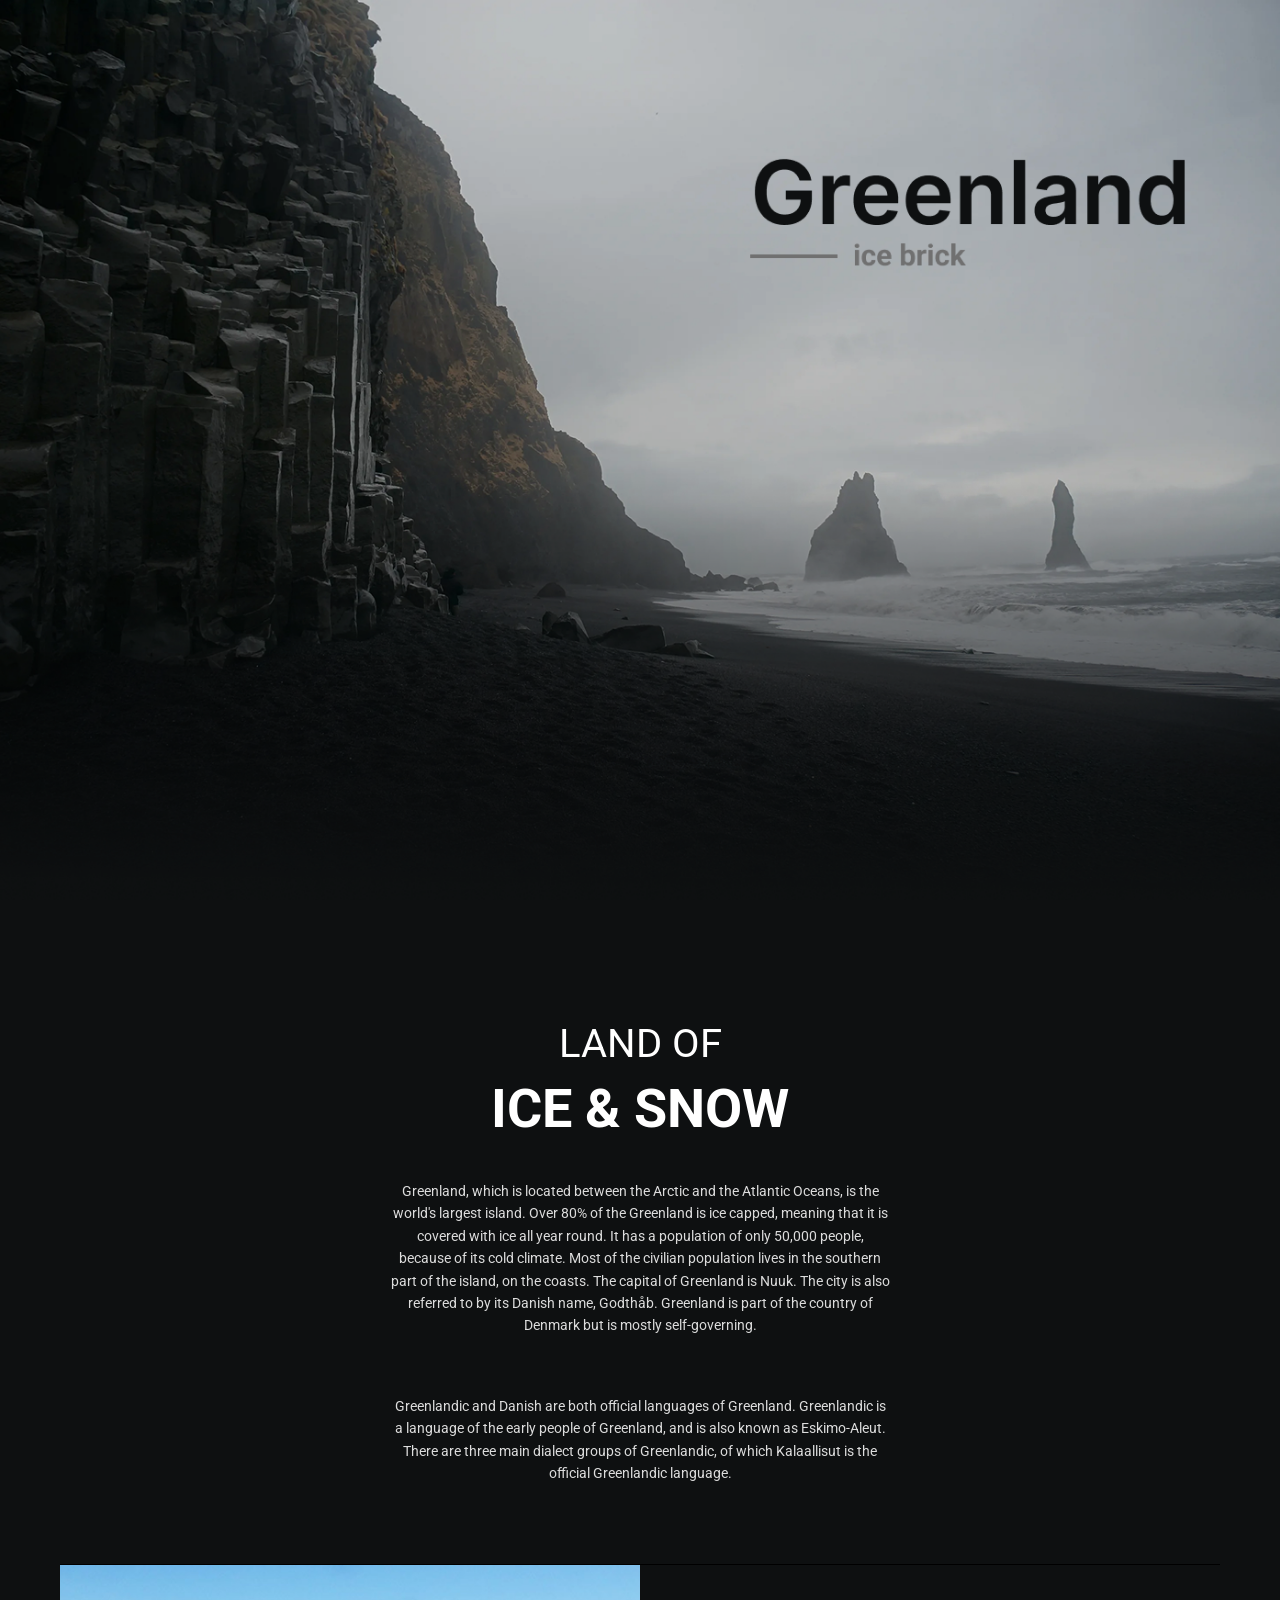
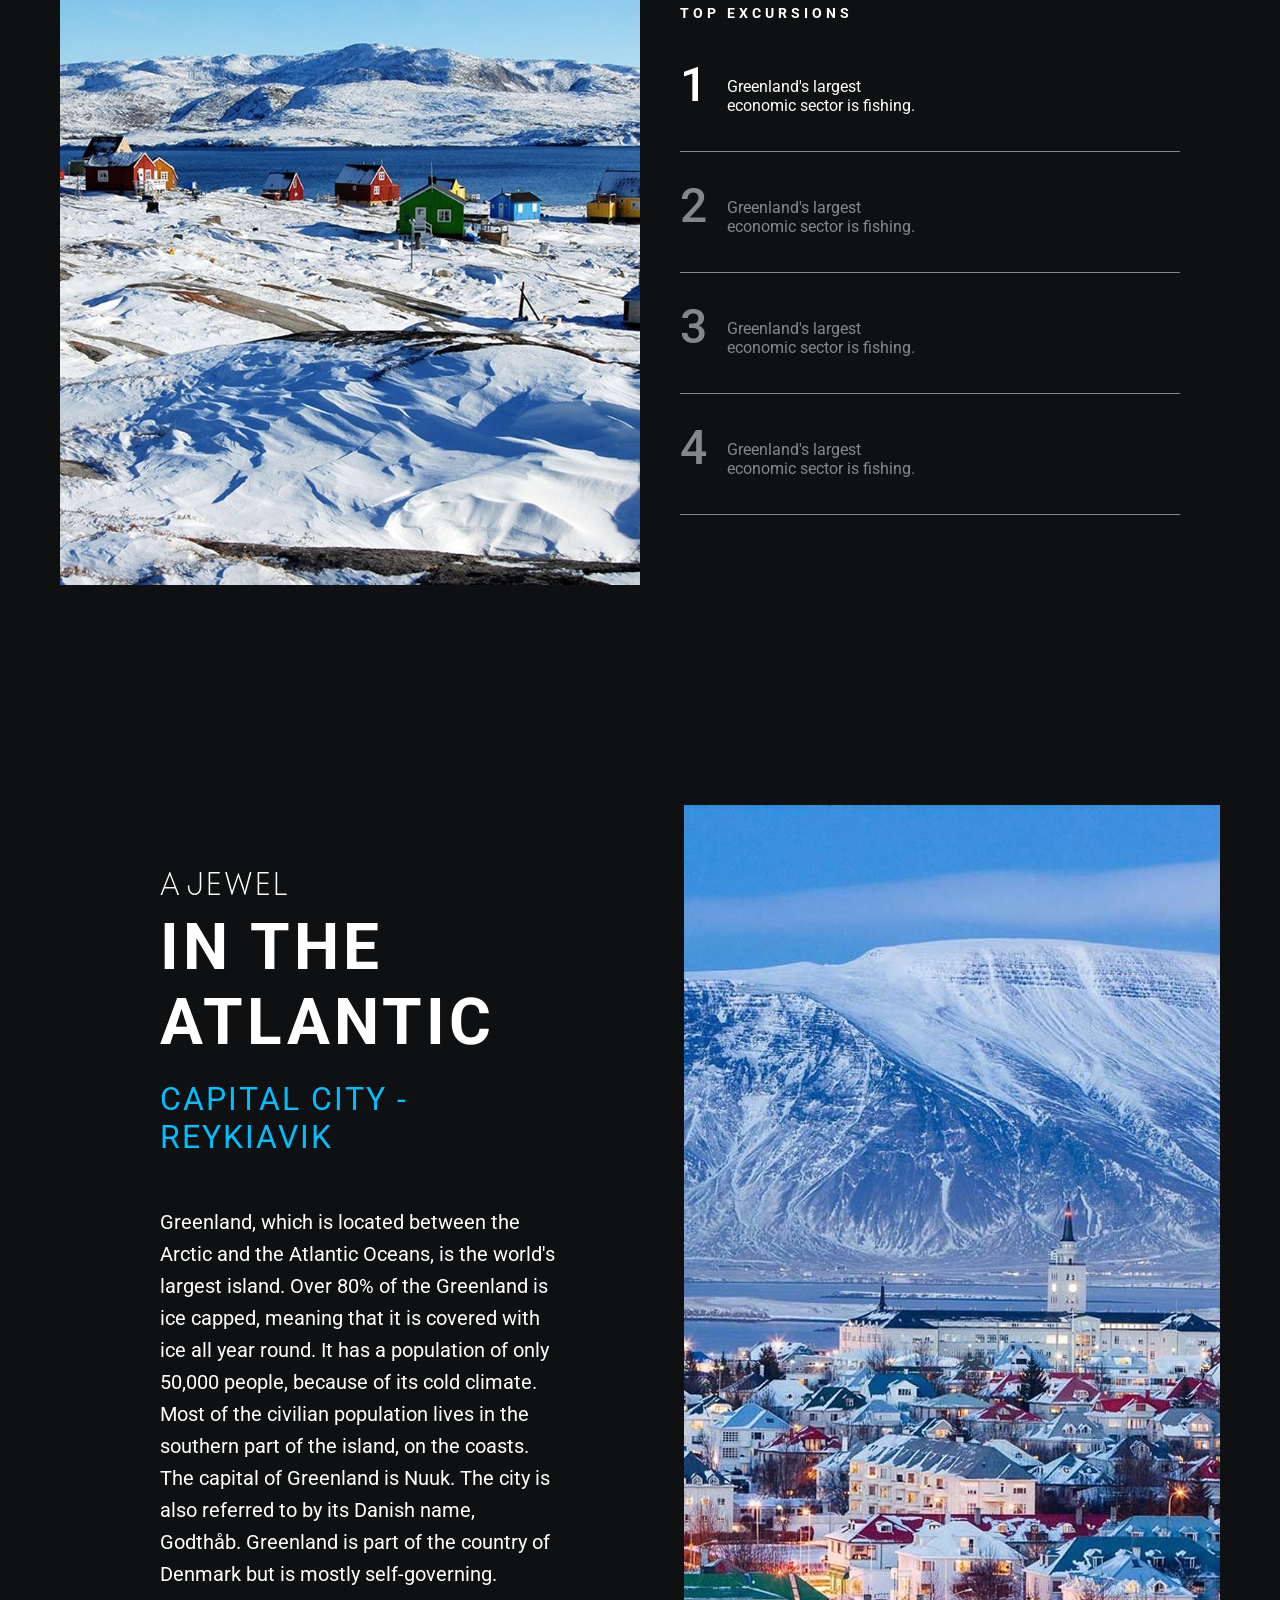
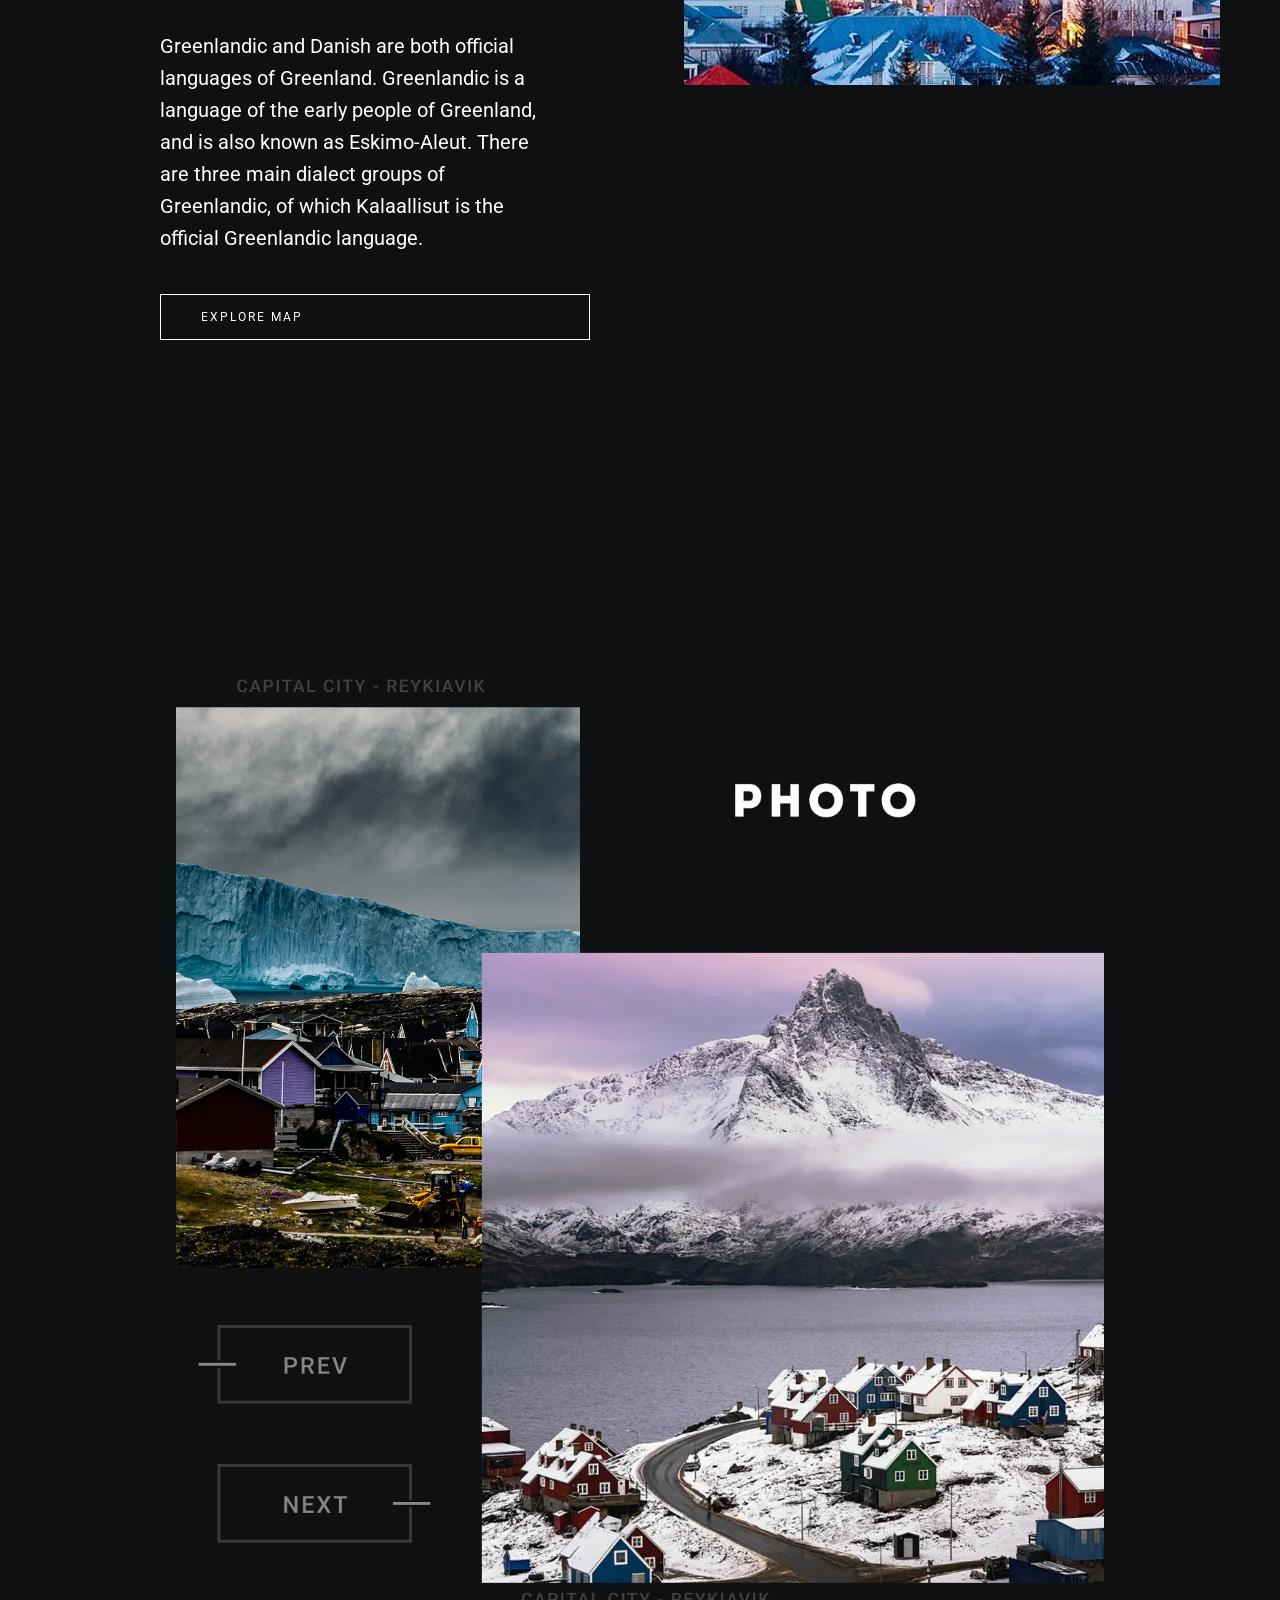
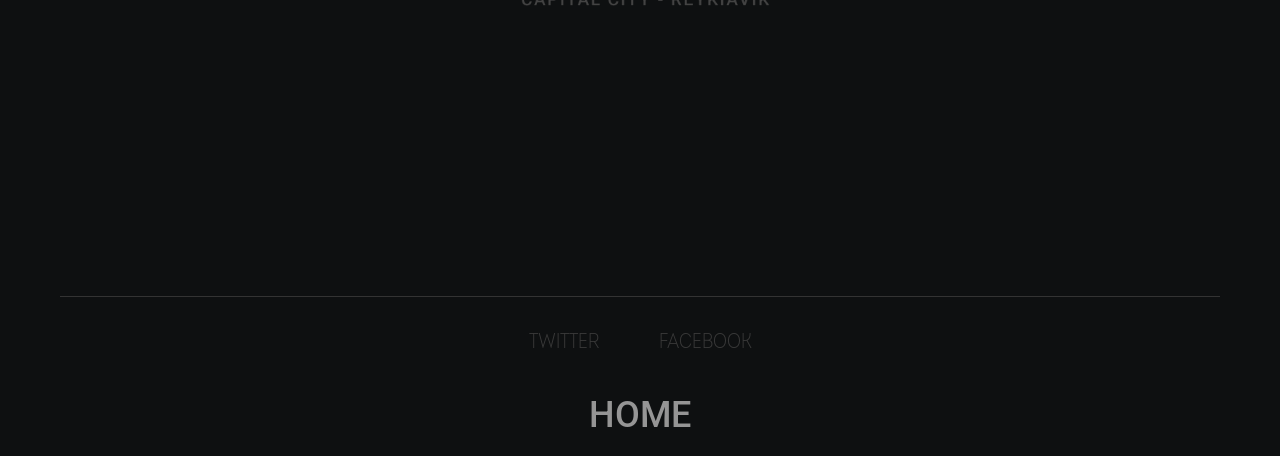
<file: index.html>
<!DOCTYPE html>
<html lang="en">
<head>
    <meta charset="UTF-8">
    <meta name="viewport" content="width=device-width, initial-scale=1.0">
    <title>Greenland</title>
    <link rel="preconnect" href="https://fonts.googleapis.com">
    <link rel="preconnect" href="https://fonts.gstatic.com" crossorigin>
    <link href="https://fonts.googleapis.com/css2?family=Roboto:wght@400;500&display=swap" rel="stylesheet">
    <link rel="stylesheet" href="style.css">
</head>
<body>
    <header class="hero-section">
    </header>
    
    <main>
    <article class="content-section">
        <span class="land-of">Land of</span>
        <h1 class="ice-snow">ICE & SNOW</h1>
        <p class="first-text">Greenland, which is located between the Arctic and the Atlantic Oceans, is the world's largest island. Over 80% of the Greenland is ice capped, meaning that it is covered with ice all year round. It has a population of only 50,000 people, because of its cold climate. Most of the civilian population lives in the southern part of the island, on the coasts. The capital of Greenland is Nuuk. The city is also referred to by its Danish name, Godthåb. Greenland is part of the country of Denmark but is mostly self-governing.</p>
      <br></br>
        <p class="second-text">Greenlandic and Danish are both official languages of Greenland. Greenlandic is a language of the early people of Greenland, and is also known as Eskimo-Aleut. There are three main dialect groups of Greenlandic, of which Kalaallisut is the official Greenlandic language.</p>
    </article>

    <aside class="excursions-section">
        <figure class="excursions-img">
            <img src="images/excursions.png" alt="Экскурсии в Гренландии">
        </figure>
        <nav class="excursions-content">
            <h2 class="excursions-title">TOP EXCURSIONS</h2>
            
            <ol class="excursion-list">
                <li class="excursion-1item">
                    <p>Greenland's largest<br>economic sector is fishing.</p>
                </li>
                <li class="excursion-2item">
                    <p>Greenland's largest<br>economic sector is fishing.</p>
                </li>
                <li class="excursion-3item">
                    <p>Greenland's largest<br>economic sector is fishing.</p>
                </li>
                <li class="excursion-4item">
                    <p>Greenland's largest<br>economic sector is fishing.</p>
                </li>
            </ol>
        </nav>
    </aside>

    <article class="atlantic-section">
        <div class="atlantic-content">
            <span class="atlantic-subtitle">A JEWEL</span>
            <h2 class="atlantic-title">IN THE ATLANTIC</h2>
            <span class="atlantic-city">CAPITAL CITY - REYKIAVIK</span>
            <p class="atlantic-text">Greenland, which is located between the Arctic and the Atlantic Oceans, is the world's largest island. Over 80% of the Greenland is ice capped, meaning that it is covered with ice all year round. It has a population of only 50,000 people, because of its cold climate. Most of the civilian population lives in the southern part of the island, on the coasts. The capital of Greenland is Nuuk. The city is also referred to by its Danish name, Godthåb. Greenland is part of the country of Denmark but is mostly self-governing.</p>
            <p class="atlantic-text">Greenlandic and Danish are both official languages of Greenland. Greenlandic is a language of the early people of Greenland, and is also known as Eskimo-Aleut. There are three main dialect groups of Greenlandic, of which Kalaallisut is the official Greenlandic language.</p>
            <a href="#" class="explore-btn">EXPLORE MAP</a>
        </div>
        <figure class="atlantic-img">
            <img src="images/reykiavik.png" alt="Рейкьявик">
        </figure>
    </article>

    <figure class="reykiavik-photo-section">
        <img src="images/reykiavik-photo.png" alt="Reykiavik Photo" class="reykiavik-photo">
    </figure>
    </main>
    <footer class="end-section">
        <nav class="social-media">
            <a href="#">TWITTER</a>
            <a href="#">FACEBOOK</a>
        </nav>
        <a href="#" class="home">HOME</a>
    </footer>
</body>
</html>
</file>
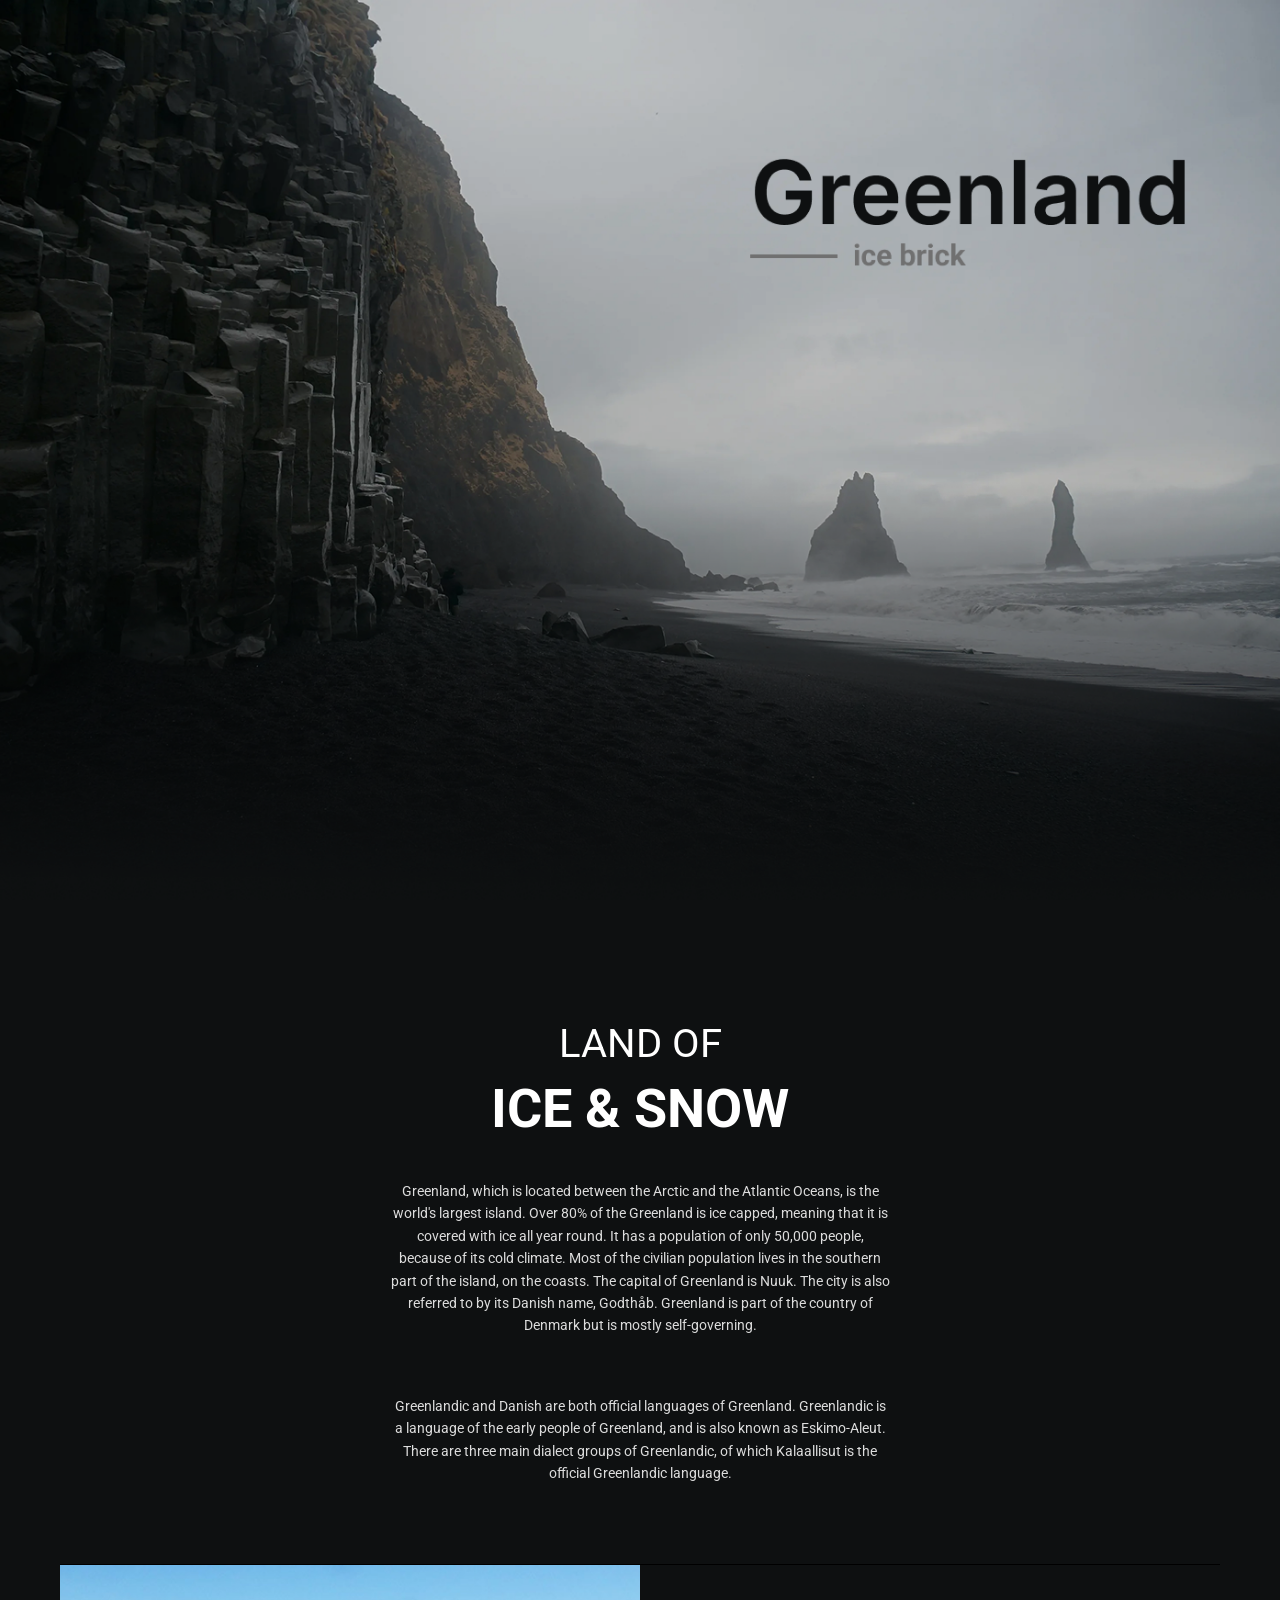
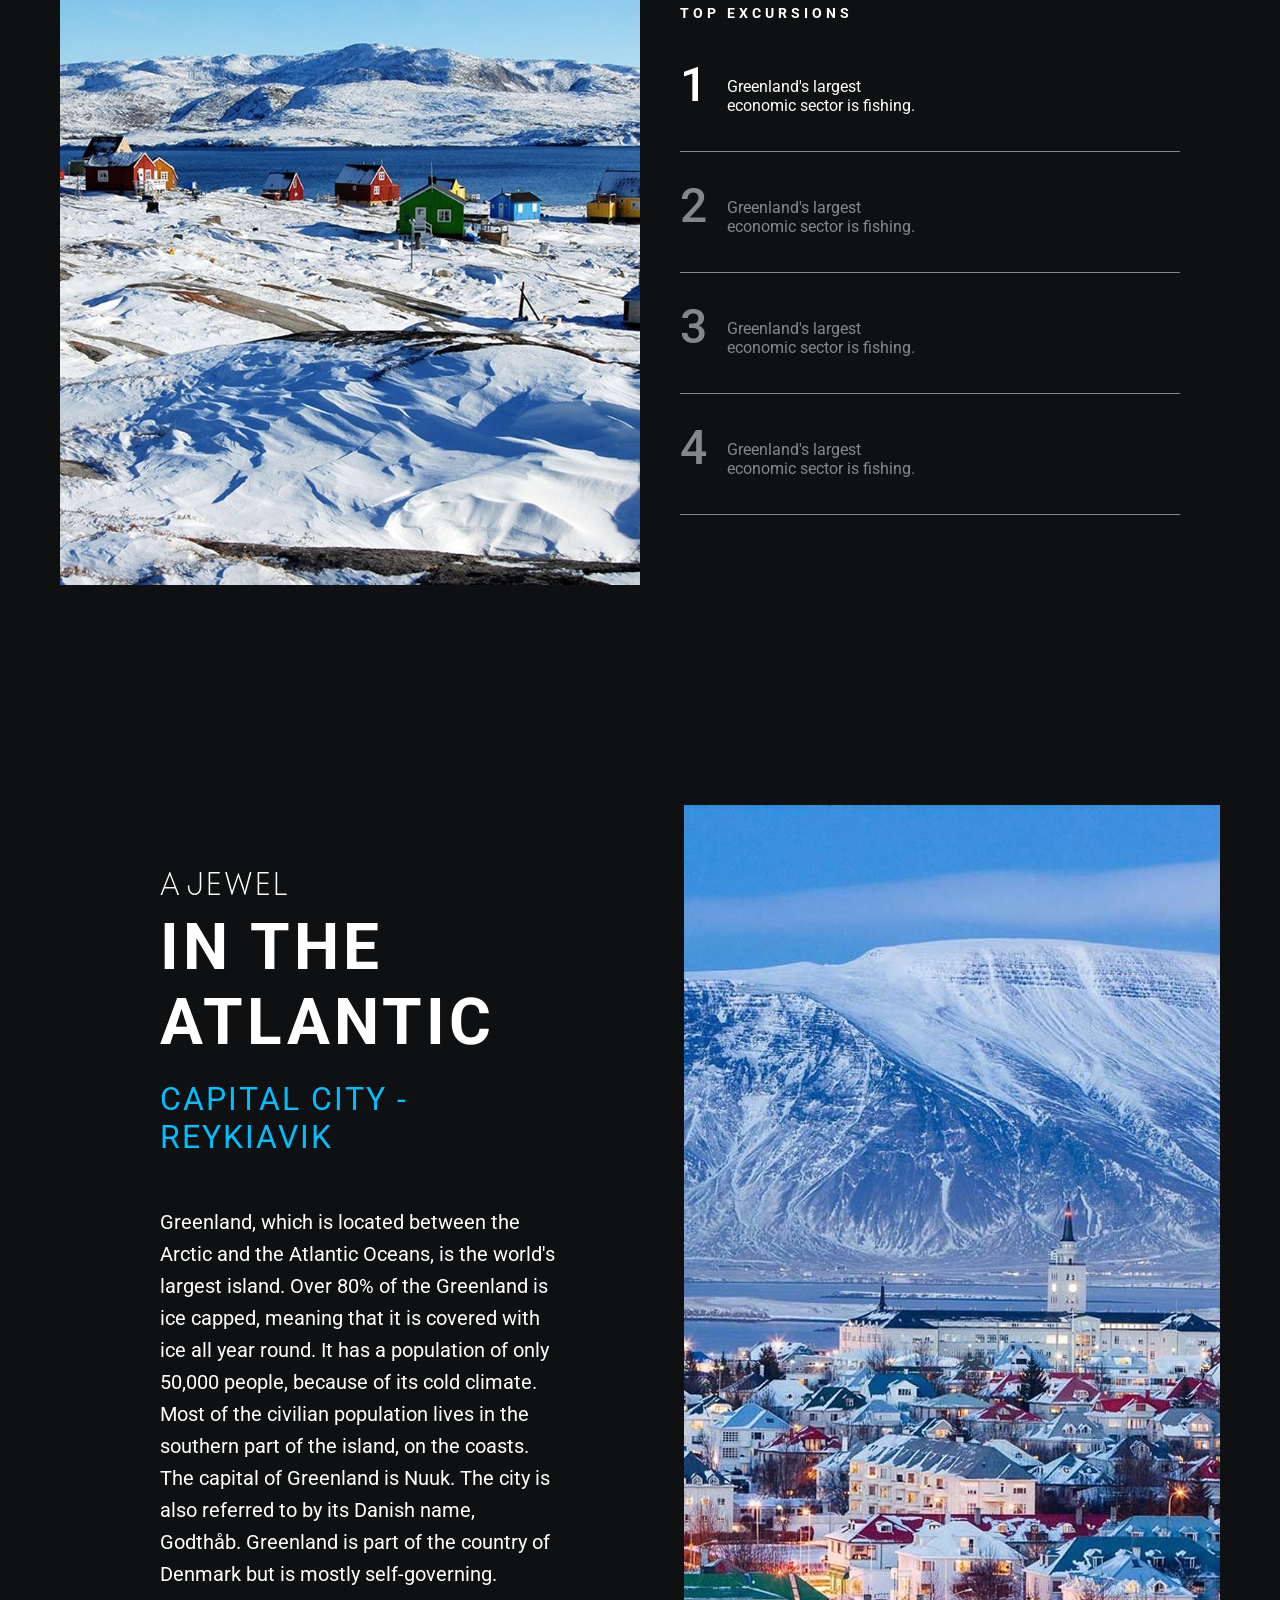
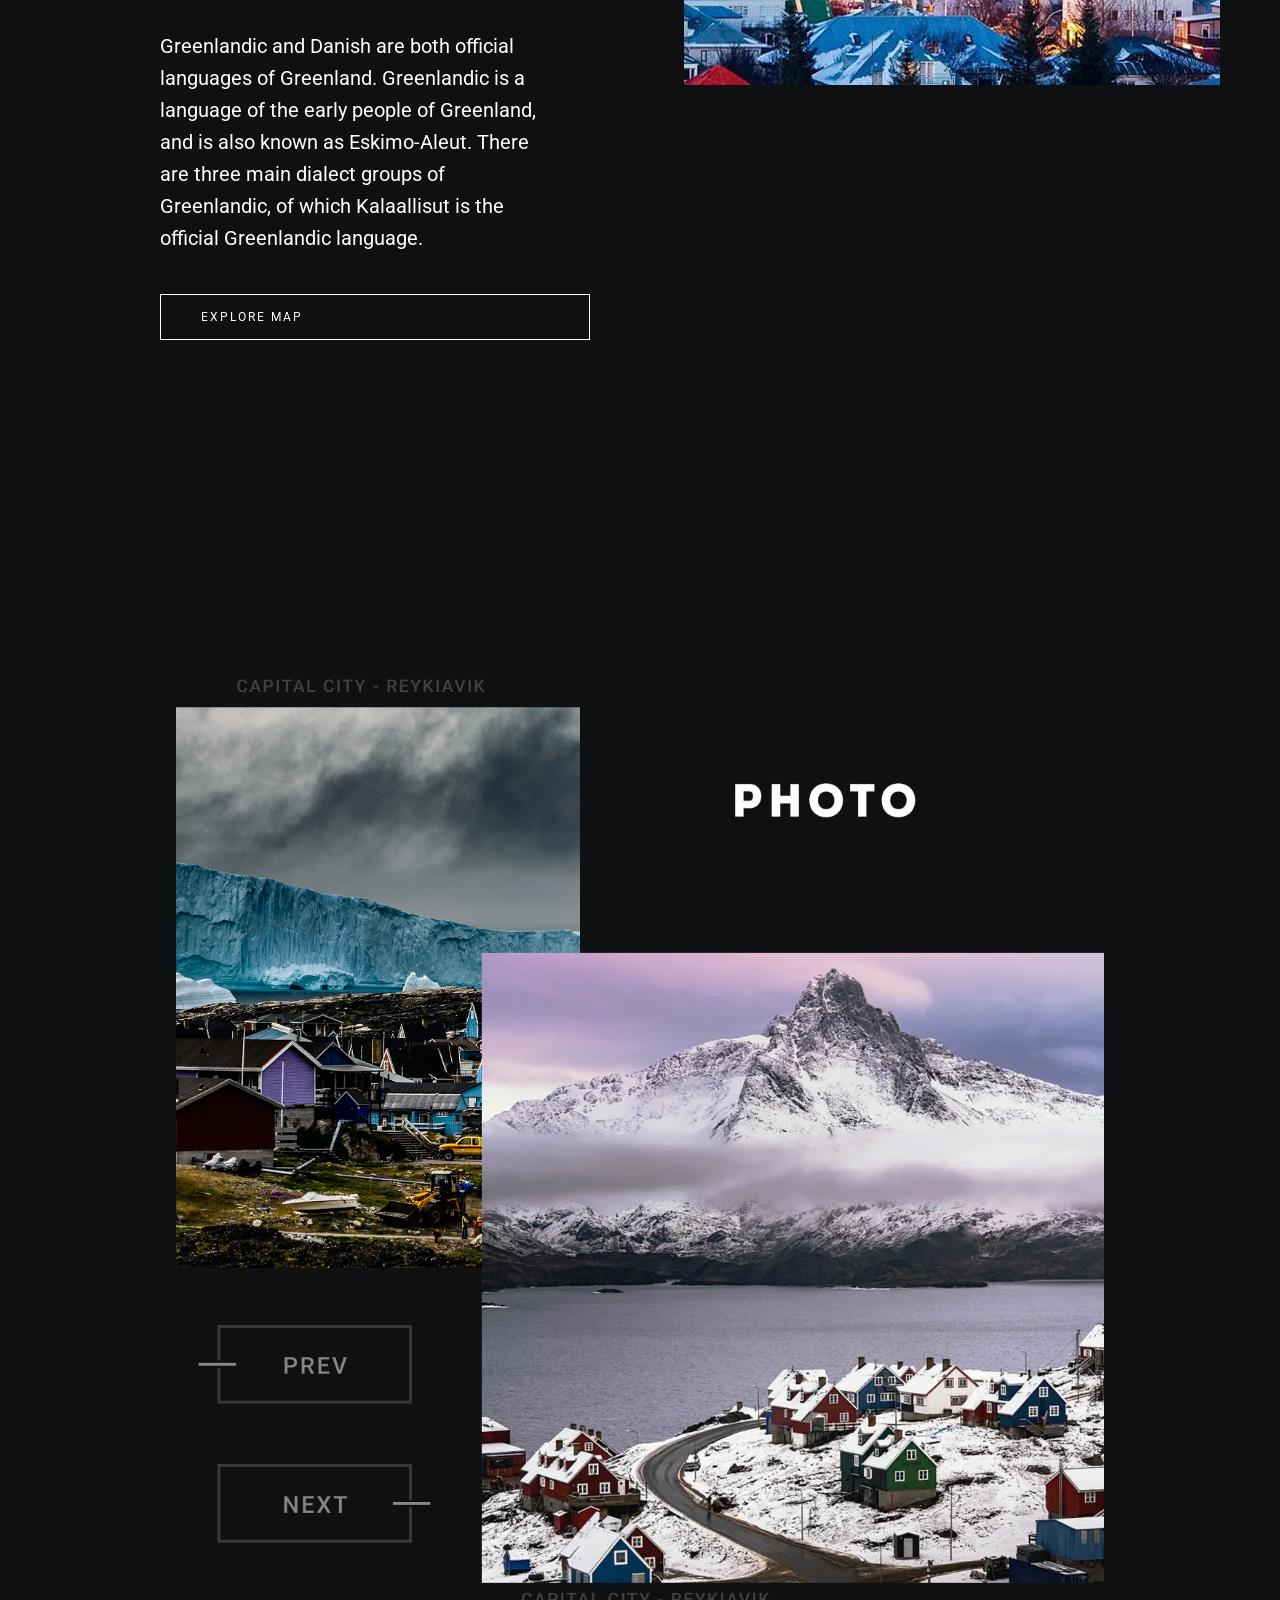
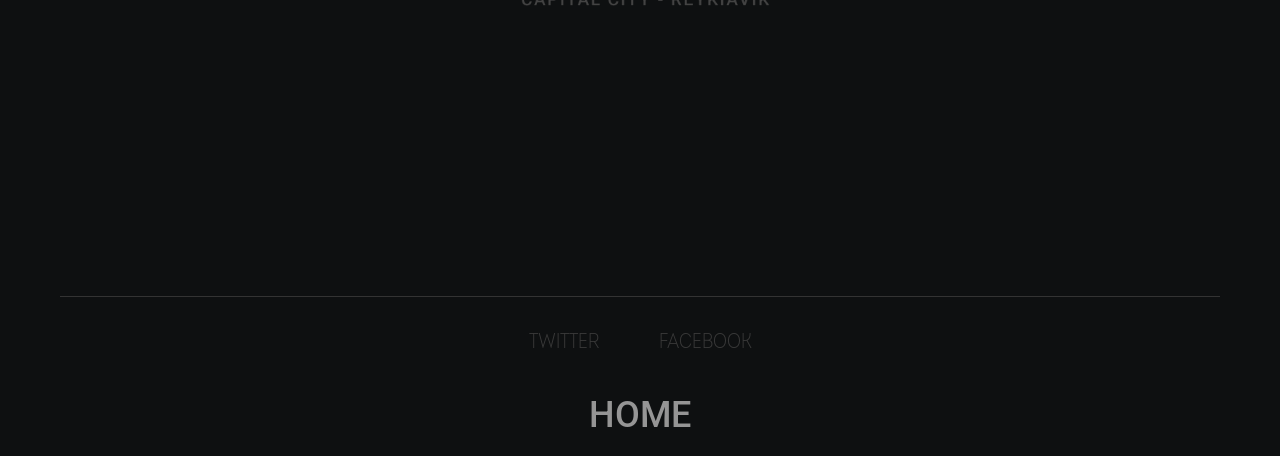
<file: Greenland.html>
<!DOCTYPE html>
<html lang="en">
<head>
    <meta charset="UTF-8">
    <meta name="viewport" content="width=device-width, initial-scale=1.0">
    <title>Greenland</title>
    <link rel="preconnect" href="https://fonts.googleapis.com">
    <link rel="preconnect" href="https://fonts.gstatic.com" crossorigin>
    <link href="https://fonts.googleapis.com/css2?family=Roboto:wght@400;500&display=swap" rel="stylesheet">
    <link rel="stylesheet" href="style.css">
</head>
<body>
    <header class="hero-section">
    </header>
    
    <main>
    <article class="content-section">
        <span class="land-of">Land of</span>
        <h1 class="ice-snow">ICE & SNOW</h1>
        <p class="first-text">Greenland, which is located between the Arctic and the Atlantic Oceans, is the world's largest island. Over 80% of the Greenland is ice capped, meaning that it is covered with ice all year round. It has a population of only 50,000 people, because of its cold climate. Most of the civilian population lives in the southern part of the island, on the coasts. The capital of Greenland is Nuuk. The city is also referred to by its Danish name, Godthåb. Greenland is part of the country of Denmark but is mostly self-governing.</p>
      <br></br>
        <p class="second-text">Greenlandic and Danish are both official languages of Greenland. Greenlandic is a language of the early people of Greenland, and is also known as Eskimo-Aleut. There are three main dialect groups of Greenlandic, of which Kalaallisut is the official Greenlandic language.</p>
    </article>

    <aside class="excursions-section">
        <figure class="excursions-img">
            <img src="images/excursions.png" alt="Экскурсии в Гренландии">
        </figure>
        <nav class="excursions-content">
            <h2 class="excursions-title">TOP EXCURSIONS</h2>
            
            <ol class="excursion-list">
                <li class="excursion-1item">
                    <p>Greenland's largest<br>economic sector is fishing.</p>
                </li>
                <li class="excursion-2item">
                    <p>Greenland's largest<br>economic sector is fishing.</p>
                </li>
                <li class="excursion-3item">
                    <p>Greenland's largest<br>economic sector is fishing.</p>
                </li>
                <li class="excursion-4item">
                    <p>Greenland's largest<br>economic sector is fishing.</p>
                </li>
            </ol>
        </nav>
    </aside>

    <article class="atlantic-section">
        <div class="atlantic-content">
            <span class="atlantic-subtitle">A JEWEL</span>
            <h2 class="atlantic-title">IN THE ATLANTIC</h2>
            <span class="atlantic-city">CAPITAL CITY - REYKIAVIK</span>
            <p class="atlantic-text">Greenland, which is located between the Arctic and the Atlantic Oceans, is the world's largest island. Over 80% of the Greenland is ice capped, meaning that it is covered with ice all year round. It has a population of only 50,000 people, because of its cold climate. Most of the civilian population lives in the southern part of the island, on the coasts. The capital of Greenland is Nuuk. The city is also referred to by its Danish name, Godthåb. Greenland is part of the country of Denmark but is mostly self-governing.</p>
            <p class="atlantic-text">Greenlandic and Danish are both official languages of Greenland. Greenlandic is a language of the early people of Greenland, and is also known as Eskimo-Aleut. There are three main dialect groups of Greenlandic, of which Kalaallisut is the official Greenlandic language.</p>
            <a href="#" class="explore-btn">EXPLORE MAP</a>
        </div>
        <figure class="atlantic-img">
            <img src="images/reykiavik.png" alt="Рейкьявик">
        </figure>
    </article>

    <figure class="reykiavik-photo-section">
        <img src="images/reykiavik-photo.png" alt="Reykiavik Photo" class="reykiavik-photo">
    </figure>
    </main>
    <footer class="end-section">
        <nav class="social-media">
            <a href="#">TWITTER</a>
            <a href="#">FACEBOOK</a>
        </nav>
        <a href="#" class="home">HOME</a>
    </footer>
</body>
</html>
</file>
<file: style.css>
@font-face {
    font-family: 'Intro';
    src: url('./fonts/IntroDemo-BlackCAPS.otf') format('opentype');
    font-weight: 900;
    font-style: normal;
    font-display: swap;
}

@font-face {
    font-family: 'Intro';
    src: url('./fonts/IntroDemoCond-LightCAPS.otf') format('opentype');
    font-weight: 300;
    font-style: normal;
    font-display: swap;
}

:root {
    --dark-bg: #0e1011;
    --gray-tx: #858889;
    --max-width: 1200px;
}

* {
    box-sizing: border-box;
}

html, body {
    margin: 0;
    padding: 0;
    min-height: 100%;
    width: 100%;
    background-color: var(--dark-bg);
    font-family: 'Roboto', sans-serif;
    display:flex;
    flex-direction: column;
}

main {
    max-width: var(--max-width);
    width: 100%;
    margin: 0 auto;
    padding: 0 20px;
}

.hero-section {
    width: 100%;
    height: 100vh;
    background-image: url('images/BG_Hero.png');
    background-size: cover;
    background-position: center;
    background-repeat: no-repeat;
    display: flex;
    align-items: center;
    justify-content: center;
}

.excursions-section {
    display: flex;
    width: 100%;
    margin-bottom: 220px;
}

.excursions-section .excursions-img {
    width: 50%;
    position: relative;
    overflow: hidden;
    margin: 0;
}

.excursions-section .excursions-img img {
    position: absolute;
    top: 0;
    left: 0;
    width: 100%;
    height: 100%;
    object-fit: cover;
    object-position: center;
}

.excursions-content {
    width: 50%;
    color: #fff;
    padding: 40px;
}

.excursions-title {
    font-size: 14px;
    letter-spacing: 4px;
    text-transform: uppercase;
    margin: 0 0 40px 0;
}

.excursion-list {
    list-style: none;
    padding: 0;
    margin: 0;
    counter-reset: excursion-counter;
}

.excursion-list li {
    display: flex;
    align-items: flex-start;
    margin-bottom: 30px;
    border-bottom: 1px solid var(--gray-tx);
    padding-bottom: 20px;
    counter-increment: excursion-counter;
    letter-spacing:14%;
}

.excursion-list li::before {
    content: counter(excursion-counter);
    font-size: 48px;
    font-weight: 500;
    margin-right: 20px;
    line-height: 1;
}

.excursion-1item {
    color: #FFF;
}

.excursion-1item::before {
    color: #FFF;
}

.excursion-2item, .excursion-3item, .excursion-4item {
    color: var(--gray-tx);
}

.excursion-2item::before, .excursion-3item::before, .excursion-4item::before {
    color: var(--gray-tx);
}



.excursion-item p {
    margin: 0;
    font-size: 14px;
    line-height: 1.6;
}

.content-section {
    padding: 120px 20px 60px 20px;
    text-align: center;
    color: #fff;
    width: 100%;
    box-sizing: border-box;
    border-bottom: 1px solid #000000;
}

.land-of {
    display: block;
    font-size: 40px;
    letter-spacing: 12%;
    text-transform: uppercase;
    margin-bottom: 10px;
}

.ice-snow {
    font-size: 54px;
    letter-spacing:12%;
    text-transform: uppercase;
    margin: 0 0 40px 0;
}

.first-text,
.second-text {
    color: #dcdcdc;
    letter-spacing: 12%;
    max-width: 500px;
    margin: 0 auto 20px auto;
    line-height: 1.6;
    font-size: 14px;
}
@media (max-width: 480px) {
    .ice-snow {
        font-size: 22px;
        letter-spacing: 4px;
    }
    
    .land-of {
        font-size: 12px;
        letter-spacing: 3px;
    }
    
    .content-section {
        padding: 60px 10px 30px 10px;
    }
    
    .first-text,
    .second-text {
        font-size: 13px;
    }
    
    .excursions-section .excursions-img {
        height: 200px;
    }
    
    .excursion-number {
        font-size: 28px;
        margin-right: 15px;
    }
    
    .excursion-text p {
        font-size: 20px;
    }
}


.atlantic-section {
    display: flex;
    width: 100%;
    align-items: stretch;
}

.atlantic-content {
    width: 50%;
    padding: 60px 50px 60px 100px;
    color: #fff;
    display: flex;
    flex-direction: column;
    justify-content: center;
}

.atlantic-subtitle {
    display: block;
    font-size: 32px;
    letter-spacing: 2px;
    text-transform: uppercase;
    margin-bottom: 5px;
    font-family: 'Intro', sans-serif;
}

.atlantic-title {
    font-size: 64px;
    letter-spacing: 4px;
    text-transform: uppercase;
    margin: 0 0 20px 0;
}

.atlantic-city {
    display: block;
    font-size: 32px;
    letter-spacing: 2px;
    color: #00BFFF;
    margin-bottom: 30px;
}

.atlantic-text {
    font-size: 20px;
    line-height: 1.6;
    margin-bottom: 20px;
    max-width: 400px;
}

.explore-btn {
    display: inline-block;
    padding: 15px 40px;
    border: 1px solid #fff;
    color: #fff;
    text-decoration: none;
    font-size: 12px;
    letter-spacing: 2px;
    margin-top: 20px;
    transition: background-color 0.3s, color 0.3s;
}

.explore-btn:hover {
    background-color: #fff;
    color: var(--dark-bg);
}

.atlantic-img {
    width: 50%;
    overflow: hidden;
    display: flex;
    justify-content: flex-end;
    margin: 0;
}

.atlantic-img img {
    width: 536px;
    height: 880px;
    object-fit: cover;
    display: block;
}

@media (max-width: 768px) {
    .atlantic-section {
        flex-direction: column;
    }
    
    .atlantic-content {
        width: 100%;
        padding: 40px 20px;
    }
    
    .atlantic-img {
        width: 100%;
        height: 300px;
    }
    
    .atlantic-title {
        font-size: 28px;
    }
}
.reykiavik-photo-section {
    width: 100%;
    overflow: hidden;
    display: flex;
    justify-content: center;
    padding: 40px 0;
    margin: 0;
    margin-top: 236px;
    margin-bottom: 222px;
}

.reykiavik-photo {
    width: 80%;
    max-width: 1200px;
    height: auto;
    display: block;
}
.end-section {
    max-width: var(--max-width);
    width: 100%;
    margin: 0 auto;
    color: #fff;
    text-align: center;
    padding: 20px;
}

.end-section a {
    color: var(--gray-tx);
    text-decoration: none;
    outline: none;
}

.social-media a {
    color: #393939;
}

.end-section a:focus {
    outline: none;
}

.social-media {
    display: flex;
    justify-content: center;
    gap: 60px;
    margin-bottom: 0;
    padding-bottom: 20px;
    border-top: 1px solid #333;
    padding-top: 32px;
    font-size: 20px;
    font-family: 'Intro', sans-serif;
}

.home {
    display: block;
    font-size: 36px;
    font-weight: 500;
    color: #959595 !important;
    margin-top: 20px;
    text-align: center;
}
</file>
